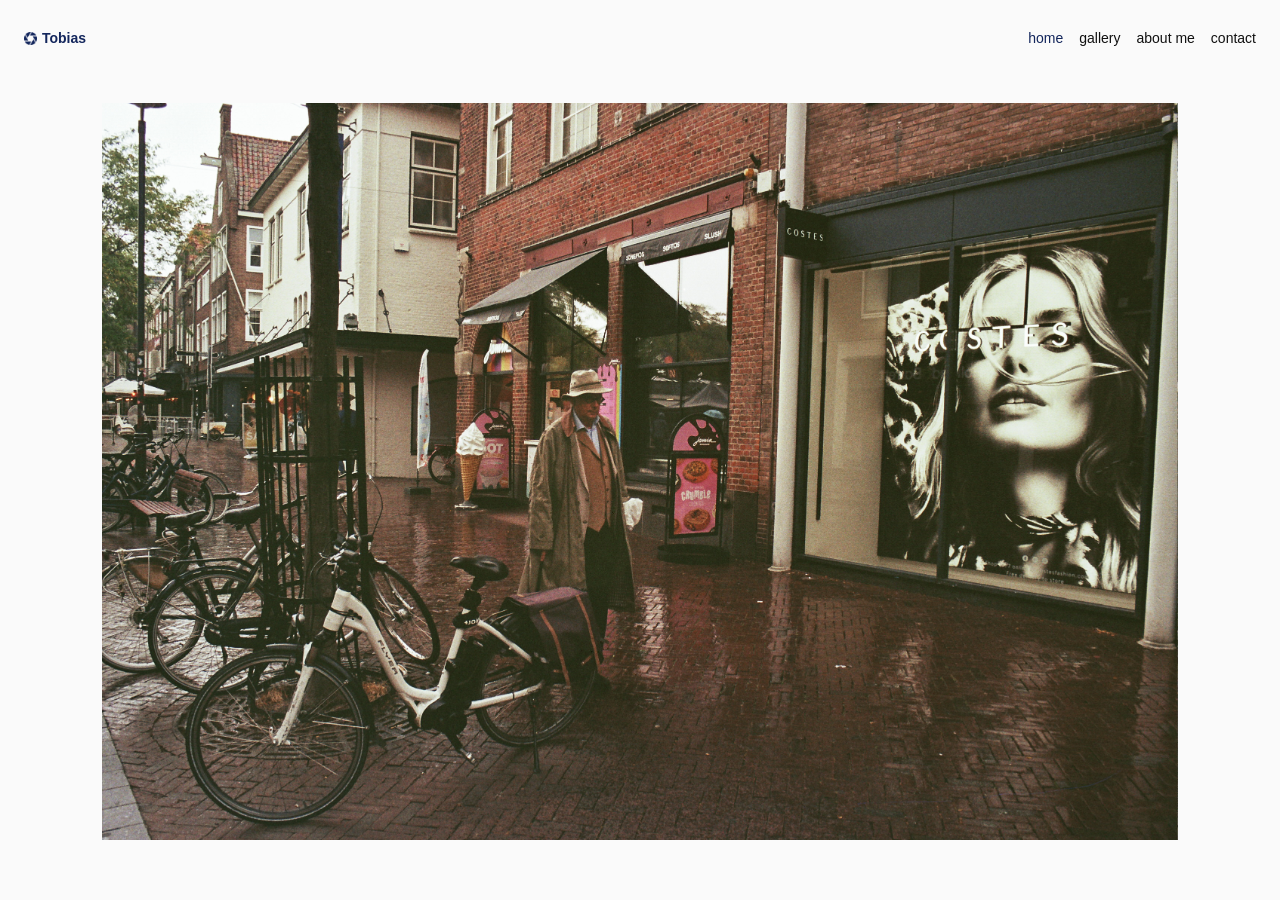
<file: index.html>
<!DOCTYPE html>
<html lang="en">

<head>

    <meta charset="UTF-8">

    <meta name="viewport" content="width=device-width, initial-scale=1.0">

    <title>TOBIAS MOL</title>

<style>
    html,
    body {
        margin: 0;
        padding: 0;
    }

    .site-header {
        position: fixed;
        top: 14px;
        left: 0;
        width: 100%;

        display: flex;
        justify-content: space-between;
        align-items: center;

        padding: 16px 24px;
        box-sizing: border-box;

        z-index: 10;
    }

    .site-navigation {
        display: flex;
        gap: 16px;
    }

    .site-header a {
        font-family: Arial, Helvetica, sans-serif;
        font-size: 14px;
        text-decoration: none;
    }

    .site-logo {
        display: inline-flex;
        align-items: center;
        gap: 5px;
    }

    .site-logo img {
        width: 13px;
        height: 13px;
        display: block;
    }
</style>

    <link rel="stylesheet" href="css/style.css">
    <link rel="icon" type="image/png" href="images/icons/favicon.png">
</head>

<body class="home-page">

    <header class="site-header">

        <a class="site-logo" href="./">
    <img src="images/icons/logo.png" alt="">
    <span>Tobias</span>
</a>

<nav class="site-navigation" aria-label="Main navigation">
    <a href="./">home</a>
    <a href="gallery/">gallery</a>
    <a href="about/">about me</a>
    <a href="contact/">contact</a>
</nav>

    </header>

    <main class="home-view">

        <img
            id="homepage-photo"
            src="images/photos/photo-1.jpg"
            alt="photograph"
        >

    </main>

    <script src="js/script.js"></script>
    <script src="js/nav.js"></script>

</body>

</html>
</file>
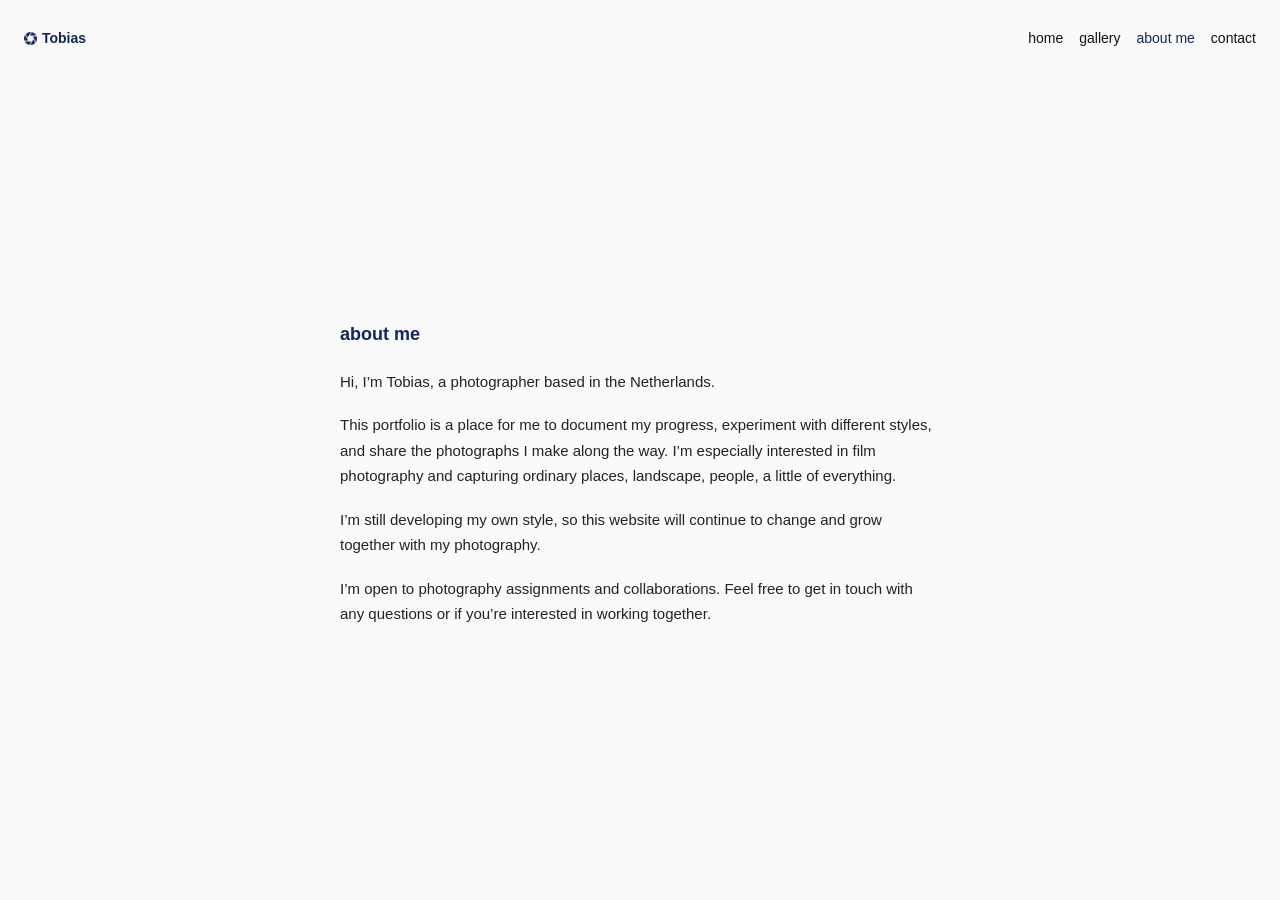
<file: about/index.html>
<!DOCTYPE html>
<html lang="en">

<head>
    <meta charset="UTF-8">

    <meta
        name="viewport"
        content="width=device-width, initial-scale=1.0"
    >

    <title>ABOUT ME</title>
    <link rel="icon" type="image/png" href="../images/icons/favicon.png">

<style>
    html,
    body {
        margin: 0;
        padding: 0;
    }

    .site-header {
        position: fixed;
        top: 14px;
        left: 0;
        width: 100%;

        display: flex;
        justify-content: space-between;
        align-items: center;

        padding: 16px 24px;
        box-sizing: border-box;

        z-index: 10;
    }

    .site-navigation {
        display: flex;
        gap: 16px;
    }

    .site-header a {
        font-family: Arial, Helvetica, sans-serif;
        font-size: 14px;
        text-decoration: none;
    }

    .site-logo {
        display: inline-flex;
        align-items: center;
        gap: 5px;
    }

    .site-logo img {
        width: 13px;
        height: 13px;
        display: block;
    }
    .about-main {
    min-height: 100vh;

    display: flex;
    align-items: center;
    justify-content: center;

    padding: 100px 40px 50px;
    box-sizing: border-box;
}

.about-content {
    width: min(86vw, 600px);
    margin: 0 auto;
}

.about-text {
    max-width: 600px;
}

.about-text h1 {
    margin-bottom: 24px;

    color: #13265C;

    font-size: 18px;
    font-weight: 600;

    text-transform: lowercase;
}

.about-text p {
    margin-bottom: 18px;

    color: #222222;

    font-size: 15px;
    font-weight: 400;
    line-height: 1.7;
}
</style>

    <link rel="stylesheet" href="../css/style.css">
</head>

<body class="about-page">

    <header class="site-header">

        <a class="site-logo" href="../">
    <img src="../images/icons/logo.png" alt="">
    <span>Tobias</span>
</a>

<nav class="site-navigation" aria-label="Main navigation">
    <a href="../">home</a>
    <a href="../gallery/">gallery</a>
    <a href="../about/">about me</a>
    <a href="../contact/">contact</a>
</nav>

    </header>
    <main class="about-main">

        <section class="about-content">

            <div class="about-text">
            <div class="about-text">

                <h1>about me</h1>

                <p>Hi, I’m Tobias, a photographer based in the Netherlands.
                </p>

                <p>
                    This portfolio is a place for me to document my progress, experiment with different styles, and share the photographs I make along the way. I’m especially interested in film photography and capturing ordinary places, landscape, people, a little of everything.
                </p>

                <p>
                    I’m still developing my own style, so this website will continue to change and grow together with my photography.
                </p>

                <p>
                    I’m open to photography assignments and collaborations. Feel free to get in touch with any questions or if you’re interested in working together.
                </p>

            </div>

        </section>

    </main>

    <script src="../js/nav.js"></script>

</body>

</html>
</file>
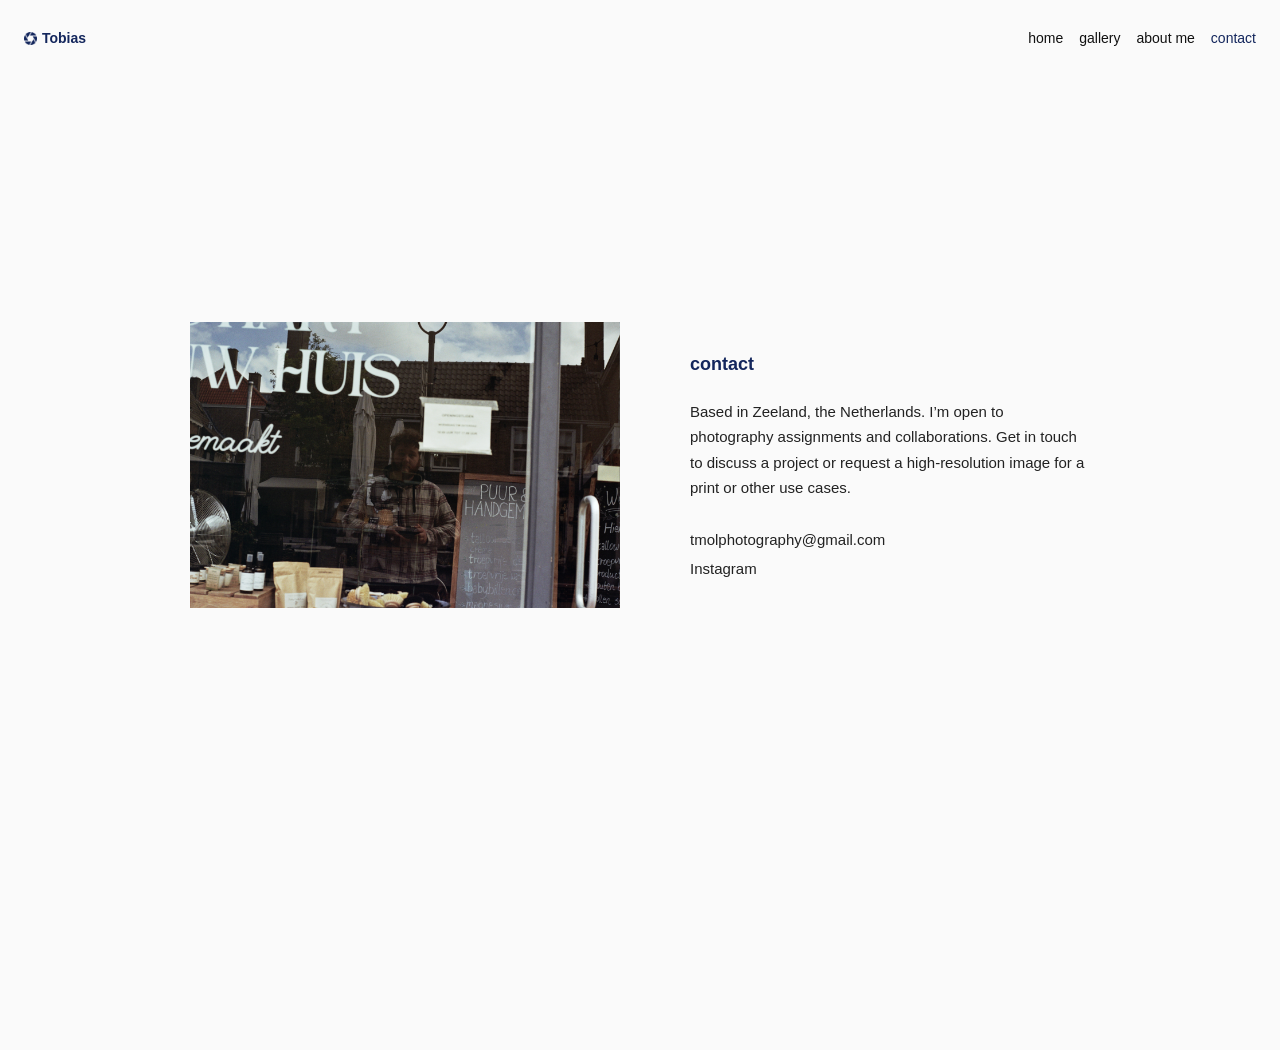
<file: contact/index.html>
<!DOCTYPE html>
<html lang="en">

<head>
    <meta charset="UTF-8">

    <meta
        name="viewport"
        content="width=device-width, initial-scale=1.0"
    >

    <title>CONTACT</title>
    <link rel="icon" type="image/png" href="../images/icons/favicon.png">

<style>
    html,
    body {
        margin: 0;
        padding: 0;
    }

    .site-header {
        position: fixed;
        top: 14px;
        left: 0;
        width: 100%;

        display: flex;
        justify-content: space-between;
        align-items: center;

        padding: 16px 24px;
        box-sizing: border-box;

        z-index: 10;
    }

    .site-navigation {
        display: flex;
        gap: 16px;
    }

    .site-header a {
        font-family: Arial, Helvetica, sans-serif;
        font-size: 14px;
        text-decoration: none;
    }

    .site-logo {
        display: inline-flex;
        align-items: center;
        gap: 5px;
    }

    .site-logo img {
        width: 13px;
        height: 13px;
        display: block;
    }
    .contact-main {
    min-height: 100vh;

    display: flex;
    align-items: center;
    justify-content: center;

    padding: 100px 24px 50px;
    box-sizing: border-box;
}

.contact-layout {
    width: min(86vw, 1000px);

    display: grid;
    grid-template-columns: minmax(260px, 430px) minmax(260px, 400px);

    align-items: center;
    justify-content: center;

    gap: 70px;

    transform: translateY(-40px);
}

.contact-content {
    max-width: 400px;
    text-align: left;
}

.contact-content h1 {
    margin-bottom: 24px;

    color: #13265C;

    font-size: 18px;
    font-weight: 600;

    text-transform: lowercase;
}

.contact-introduction {
    margin-bottom: 30px;

    color: #222222;

    font-size: 15px;
    font-weight: 400;
    line-height: 1.7;
}

.contact-links {
    display: flex;
    flex-direction: column;
    align-items: flex-start;

    gap: 12px;
}

.contact-links a {
    color: #222222;

    font-size: 15px;
    font-weight: 500;

    text-decoration: none;
}
</style>

    <link rel="stylesheet" href="../css/style.css">
</head>

<body class="contact-page">

    <header class="site-header">

        <a class="site-logo" href="../">
    <img src="../images/icons/logo.png" alt="">
    <span>Tobias</span>
</a>

<nav class="site-navigation" aria-label="Main navigation">
    <a href="../">home</a>
    <a href="../gallery/">gallery</a>
    <a href="../about/">about me</a>
    <a href="../contact/">contact</a>
</nav>

    </header>

    <main class="contact-main">

        <main class="contact-main">

    <section class="contact-layout">

        <div class="contact-image-container">
            <img
                class="contact-image"
                src="../images/contact/self-portrait.jpg"
                alt="Self-portrait of Tobias"
            >
        </div>

        <div class="contact-content">

            <h1>contact</h1>

            <p class="contact-introduction">
                Based in Zeeland, the Netherlands. I’m open to photography assignments 
                and collaborations. Get in touch to discuss a project or
                request a high-resolution image for a print or other use cases.

            </p>

            <div class="contact-links">

                <a href="mailto:tmolphotography@gmail.com">
                    tmolphotography@gmail.com
                </a>

                <a
                    href="https://www.instagram.com/mol_tobias/"
                    target="_blank"
                    rel="noopener noreferrer"
                >
                    Instagram
                </a>

            </div>

        </div>

    </section>

    </main>

    <script src="../js/nav.js"></script>

</body>

</html>
</file>
<file: css/style.css>
* {
    margin: 0;

    padding: 0;

    box-sizing: border-box;
}

html,
body {
    font-family: Arial, Helvetica, sans-serif;
    font-weight: 500;

    background-color: #fafafa;
    color: #111111;
}

body {
  
    font-family: Arial, Helvetica, sans-serif;

 
    background-color: #fafafa;


    color: #111111;
}

.home-view {
    min-height: 100vh;
    display: grid;
    place-items: center;
    padding: 55px 18px 12px;
}

.site-header {
    position: fixed;
    top: 14px;
    left: 0;

    width: 100%;
    display: flex;
    justify-content: space-between;
    align-items: center;

    padding: 16px 24px;

    z-index: 10;
}

.site-header a {
    text-decoration: none;
    color: #13265C;
    font-size: 14px;
    font-weight: 500;

    transition: color 0.2s ease;
    cursor: pointer;
}

.site-header .site-logo {
    display: inline-flex;
    align-items: center;
    gap: 5px;

    color: #13265C;
    font-weight: 700;
    font-size: 14px;
    line-height: 1;
}

.site-header .site-logo img {
    display: block;
    width: 13px;
    height: 13px;
    object-fit: contain;

    position: relative;
    top: 0px;
}

.site-navigation {
    display: flex;
    gap: 16px;
}

.site-navigation a {
    color: #111111;
}

.site-navigation a:hover {
    color: #13265C;
}

.site-navigation .active-page {
    color: #13265C;
}

#homepage-photo {
    display: block;

    max-width: min(90vw, 1400px);
    max-height: 82vh;

    width: auto;
    height: auto;
    object-fit: contain;

    user-select: none;
    -webkit-user-drag: none;
    
    opacity: 1;
    transition: opacity 0.12s ease;
}

#homepage-photo.photo-changing {
    opacity: 0;
}

@media (max-width: 700px) {

    #homepage-photo {
        max-width: 90vw;
        max-height: 72vh;
    }
}

.gallery-page {
    min-height: 100%;
    cursor: default;
}

.gallery-main {
    padding: 100px 24px 50px;
}


.gallery-grid {
    width: 100%;
    margin: 0;

    display: grid;
    grid-template-columns: repeat(3, 1fr);

    grid-auto-rows: 1px;
    column-gap: 18px;
    row-gap: 0px;

    align-items: start;
}

.gallery-item {
    margin: 0;
}

.gallery-item img {
    display: block;
    width: 100%;
    height: auto;
}
.gallery-layout {
    width: min(94vw, 1500px);
    margin: 0 auto;

    display: grid;
    grid-template-columns: 120px minmax(0, 1fr);
    gap: 28px;

    align-items: start;
}
.gallery-filters {
    position: sticky;
    top: 100px;

    display: flex;
    flex-direction: column;
    align-items: flex-start;

    gap: 10px;
}
.gallery-filter {
    padding: 0;

    border: none;
    background: none;

    color: #222222;

    font-family: Arial, Helvetica, sans-serif;
    font-size: 14px;
    font-weight: 500;

    cursor: pointer;

    transition: color 0.2s ease;
}
.gallery-filter:hover,
.gallery-filter.active-filter {
    color: #13265C;
}

.visually-hidden {
    position: absolute;

    width: 1px;
    height: 1px;

    padding: 0;
    margin: -1px;

    overflow: hidden;
    clip: rect(0, 0, 0, 0);

    white-space: nowrap;
    border: 0;
}


@media (max-width: 600px) {

    .gallery-layout {
        width: 100%;
        grid-template-columns: 1fr;
        gap: 24px;
    }

    .gallery-filters {
        position: static;

        flex-direction: row;
        gap: 16px;

        overflow-x: auto;
    }
}

.gallery-item img {
    cursor: zoom-in;
}

.lightbox {
    position: fixed;
    inset: 0;

    width: 100%;
    height: 100%;

    display: none;
    align-items: center;
    justify-content: center;

    padding: 40px;

    background-color: rgba(255, 255, 255, 0.97);

    z-index: 100;
}

.lightbox.is-open {
    display: flex;
}

.lightbox-image {
    display: block;

    max-width: 88vw;
    max-height: 88vh;

    width: auto;
    height: auto;

    object-fit: contain;

    user-select: none;
    -webkit-user-drag: none;

    cursor: default;
}

.lightbox-button {
    position: fixed;
    top: 50%;

    transform: translateY(-50%);

    border: none;
    background: none;

    color: #222222;

    font-family: Arial, Helvetica, sans-serif;
    font-size: 48px;
    font-weight: 400;

    padding: 16px;

    cursor: pointer;

    transition: color 0.2s ease;
}

.lightbox-previous {
    left: 18px;
}

.lightbox-next {
    right: 18px;
}

.lightbox-close {
    position: fixed;
    top: 18px;
    right: 24px;

    border: none;
    background: none;

    color: #222222;

    font-family: Arial, Helvetica, sans-serif;
    font-size: 32px;
    font-weight: 400;

    cursor: pointer;

    transition: color 0.2s ease;
}

.lightbox-button:hover,
.lightbox-close:hover {
    color: #13265C;
}

body.lightbox-open {
    overflow: hidden;
}

@media (max-width: 700px) {

    .lightbox {
        padding: 60px 16px 30px;
    }

    .lightbox-image {
        max-width: 94vw;
        max-height: 82vh;
    }

    .lightbox-button {
        font-size: 38px;
        padding: 10px;
    }

    .lightbox-previous {
        left: 2px;
    }

    .lightbox-next {
        right: 2px;
    }

    .lightbox-close {
        top: 14px;
        right: 18px;
    }
}

.about-page {
    min-height: 100%;
    cursor: default;
}

.about-main {
    min-height: 100vh;

    display: flex;
    align-items: center;
    justify-content: center;

    padding: 100px 40px 50px;
}

.about-content {
    width: min(86vw, 600px);
    margin: 0 auto;
}

.about-image-container {
    width: 100%;
}

.about-image {
    display: block;

    width: 100%;
    height: auto;

    max-height: 72vh;

    object-fit: contain;

    user-select: none;
    -webkit-user-drag: none;
}

.about-text {
    max-width: 600px;
}

.about-text h1 {
    margin-bottom: 24px;

    color: #13265C;

    font-size: 18px;
    font-weight: 600;

    text-transform: lowercase;
}

.about-text p {
    margin-bottom: 18px;

    color: #222222;

    font-size: 15px;
    font-weight: 400;
    line-height: 1.7;
}

.about-text p:last-child {
    margin-bottom: 0;
}

@media (max-width: 800px) {

    .about-main {
        align-items: flex-start;

        padding: 100px 20px 40px;
    }

    .about-content {
        width: 100%;

        grid-template-columns: 1fr;

        gap: 36px;
    }

    .about-image-container {
        width: min(100%, 520px);
        margin: 0 auto;
    }

    .about-image {
        max-height: none;
    }

    .about-text {
        max-width: 520px;
        margin: 0 auto;
    }
}

.contact-page {
    min-height: 100%;
    cursor: default;
}

.contact-main {
    min-height: 100vh;

    display: flex;
    align-items: center;
    justify-content: center;

    padding: 100px 24px 50px;
}
.contact-content {
    max-width: 400px;
    text-align: left;
}

.contact-content h1 {
    margin-bottom: 24px;

    color: #13265C;

    font-size: 18px;
    font-weight: 600;

    text-transform: lowercase;
}

.contact-introduction {
    margin-bottom: 30px;

    color: #222222;

    font-size: 15px;
    font-weight: 400;
    line-height: 1.7;
}

.contact-links {
    display: flex;
    flex-direction: column;
    align-items: flex-start;

    gap: 12px;
}

.contact-links a {
    color: #222222;

    font-size: 15px;
    font-weight: 500;

    text-decoration: none;

    transition: color 0.2s ease;
}

.contact-links a:hover {
    color: #13265C;
}

.contact-layout {
    width: min(86vw, 1000px);

    display: grid;
    grid-template-columns: minmax(260px, 430px) minmax(260px, 400px);

    align-items: center;
    justify-content: center;

    gap: 70px;
    transform: translateY(-110px);
}

.contact-image-container {
    width: 100%;
}

.contact-image {
    display: block;

    width: 100%;
    height: auto;

    max-height: 70vh;

    object-fit: contain;

    user-select: none;
    -webkit-user-drag: none;
}

@media (max-width: 800px) {

    .contact-main {
        align-items: flex-start;
        padding: 100px 20px 40px;
    }

    .contact-layout {
        width: 100%;
        grid-template-columns: 1fr;
        gap: 36px;
    }

    .contact-image-container {
        width: min(100%, 520px);
        margin: 0 auto;
    }

    .contact-image {
        max-height: none;
    }

    .contact-content {
        max-width: 520px;
        margin: 0 auto;
    }
}
</file>
